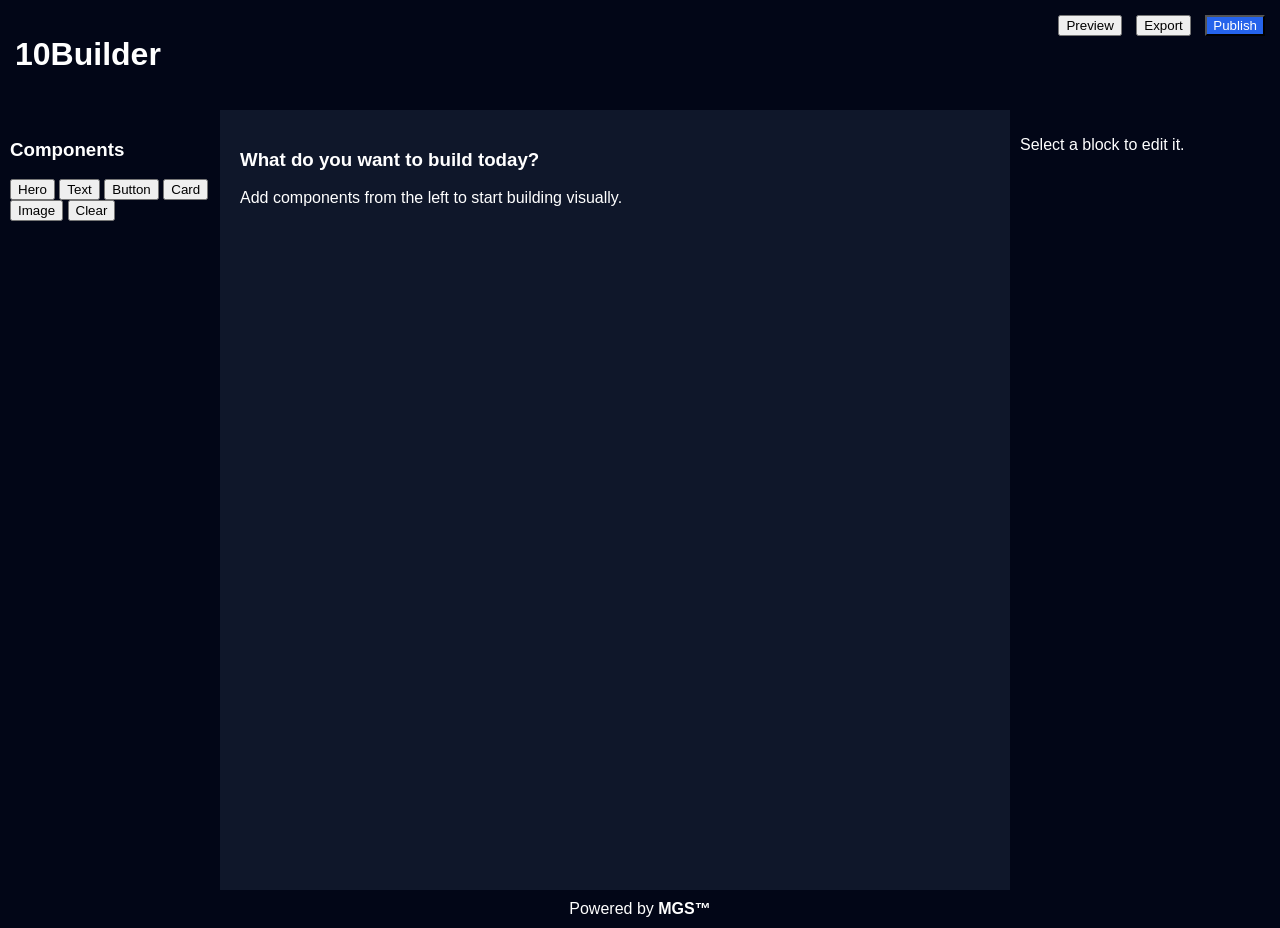
<file: index.html>
<!DOCTYPE html>
<html lang="en">
<head>
  <meta charset="UTF-8" />
  <meta name="viewport" content="width=device-width, initial-scale=1.0"/>
  <title>10Builder</title>
  <link rel="stylesheet" href="styles.css?v=500" />
</head>
<body>

<div id="app-shell">

  <header class="topbar">
    <h1>10Builder</h1>
    <div class="topbar-actions">
      <button id="preview-toggle">Preview</button>
      <button id="export-btn">Export</button>
      <button id="publish-btn" class="primary">Publish</button>
    </div>
  </header>

  <main class="builder">

    <aside class="sidebar">
      <h3>Components</h3>
      <button class="component-btn" data-type="hero">Hero</button>
      <button class="component-btn" data-type="text">Text</button>
      <button class="component-btn" data-type="button">Button</button>
      <button class="component-btn" data-type="card">Card</button>
      <button class="component-btn" data-type="image">Image</button>

      <button id="clear-canvas" class="danger">Clear</button>
    </aside>

    <section id="canvas" class="canvas"></section>

    <aside id="properties-panel" class="properties"></aside>

  </main>

  <!-- ✅ Publish Result Panel -->
  <div id="publish-result" class="publish-result hidden">
    <div class="publish-box">
      <h2>🚀 Site Published</h2>
      <p>Your site is live:</p>
      <a id="publish-link" target="_blank"></a>

      <div class="mgs-line">
        Hosted on <strong>MGS™ infrastructure</strong>
      </div>

      <button onclick="closePublish()">Close</button>
    </div>
  </div>

  <footer class="footer">
    Powered by <strong>MGS™</strong>
  </footer>

</div>

<script src="app.js?v=500"></script>
</body>
</html>
</file>
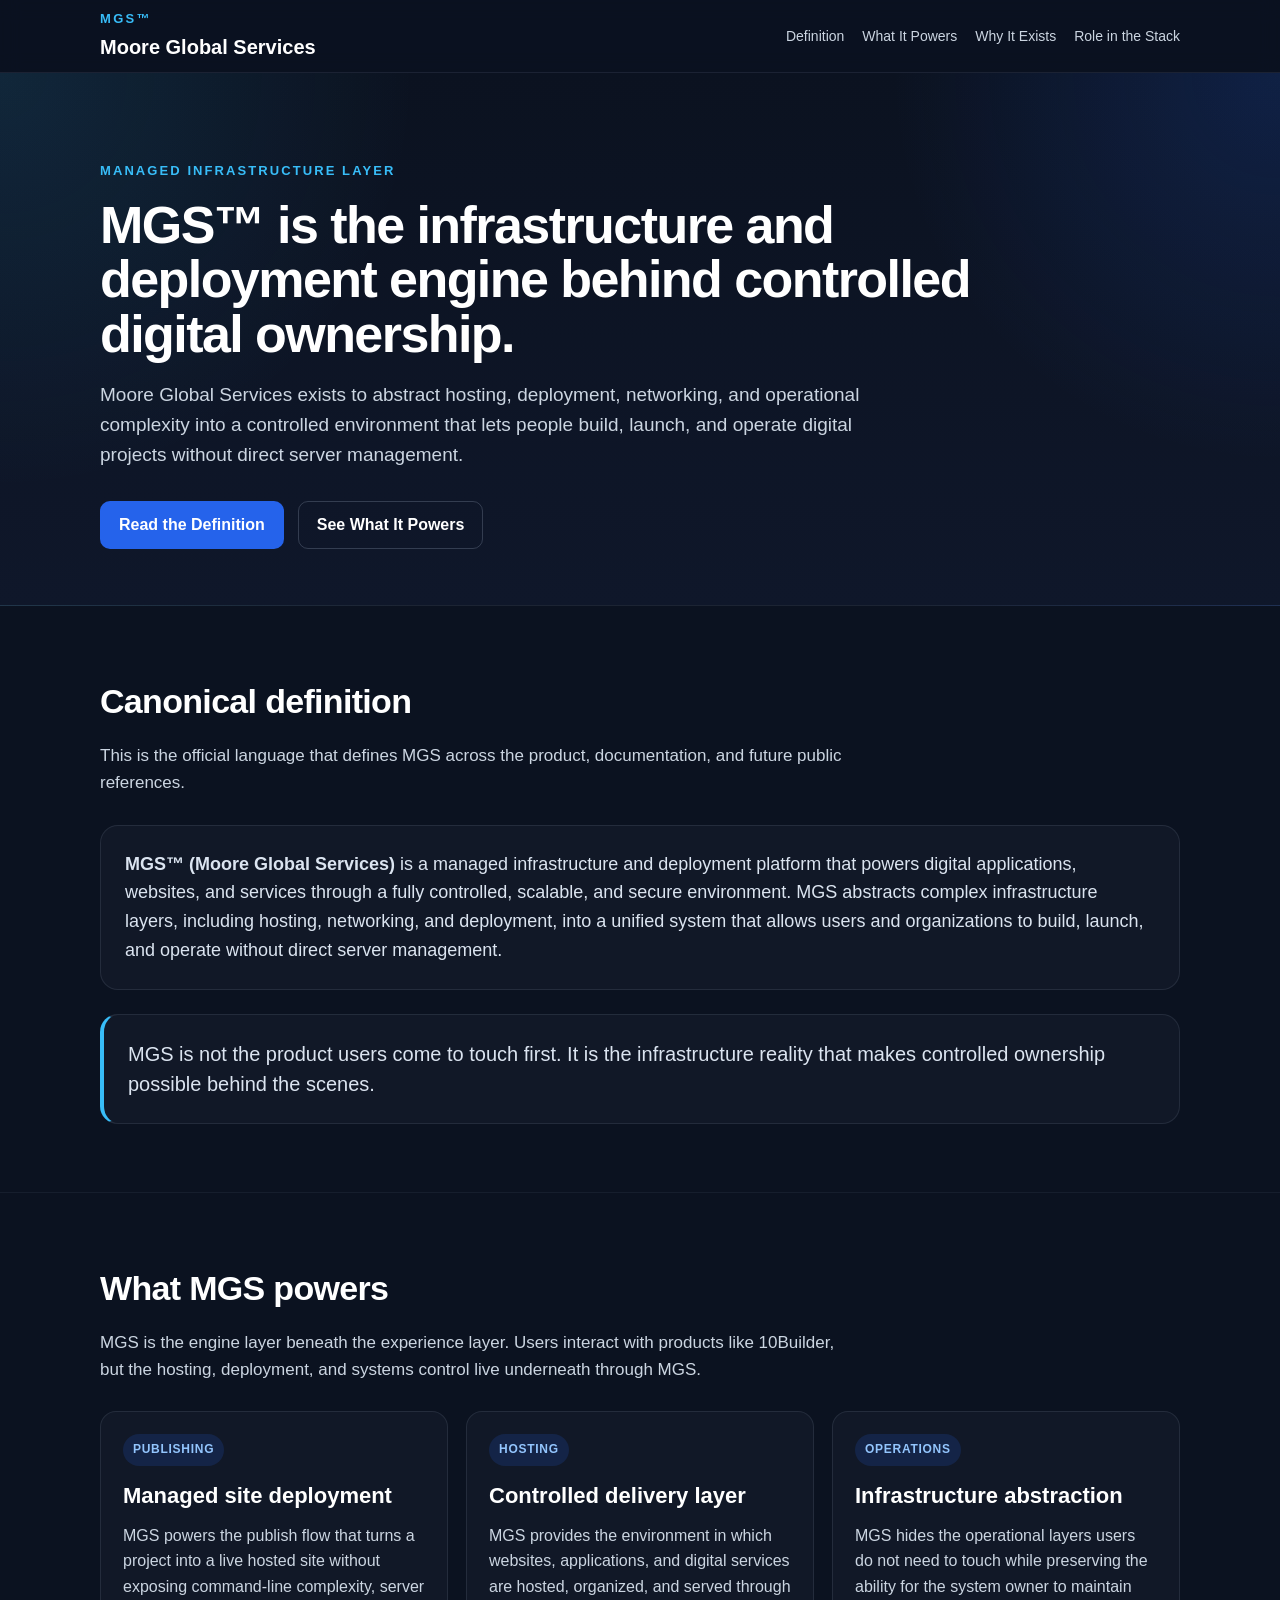
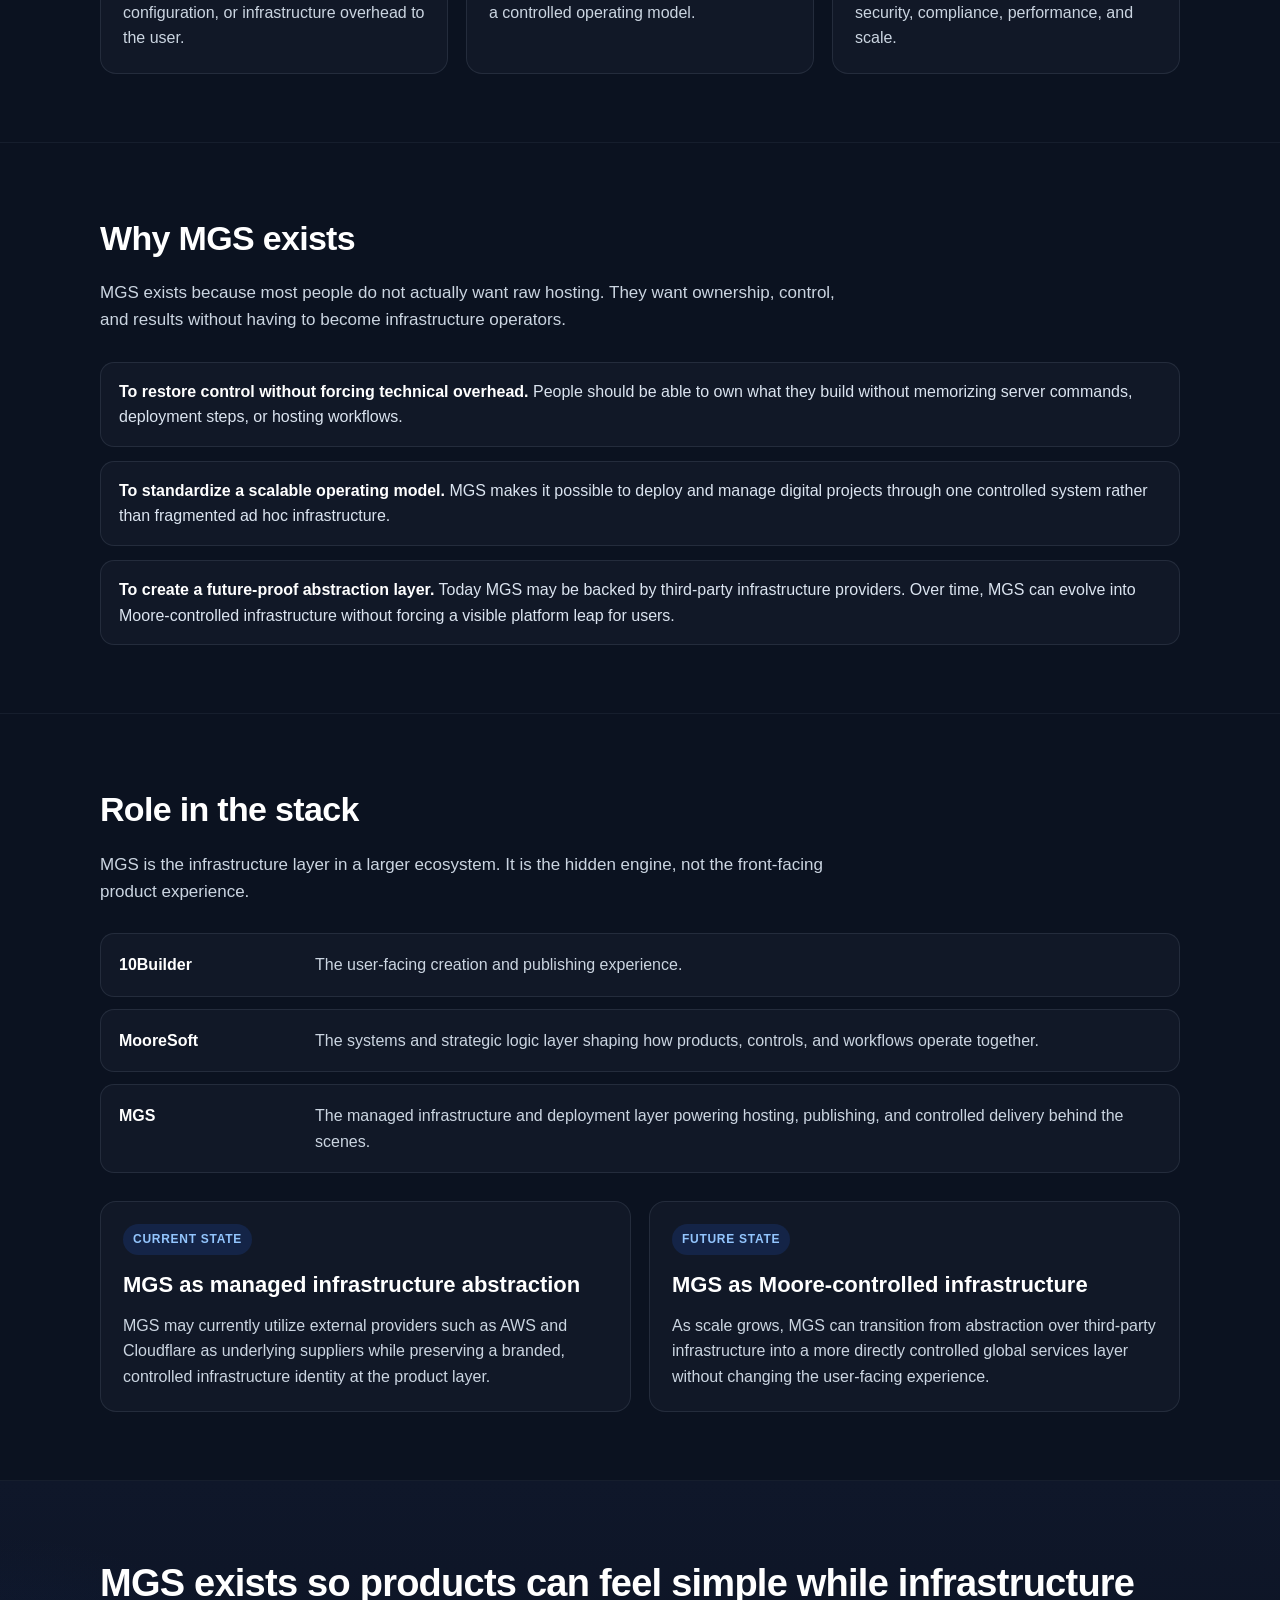
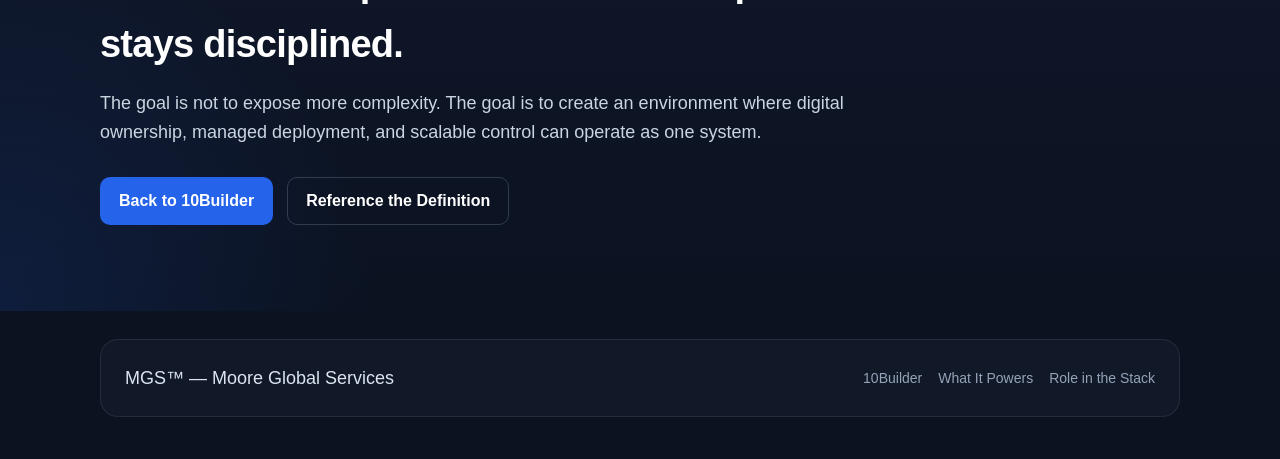
<file: mgs.html>
<!DOCTYPE html>
<html lang="en">
<head>
  <meta charset="UTF-8" />
  <meta name="viewport" content="width=device-width, initial-scale=1.0" />
  <title>MGS™ | Moore Global Services</title>
  <meta
    name="description"
    content="MGS™ (Moore Global Services) is the managed infrastructure and deployment layer powering websites, applications, and digital services through a scalable, secure, and controlled environment."
  />
  <meta name="robots" content="index, follow" />
  <meta property="og:title" content="MGS™ | Moore Global Services" />
  <meta
    property="og:description"
    content="Managed infrastructure and deployment platform powering digital applications, websites, and services."
  />
  <meta property="og:type" content="website" />
  <meta property="og:url" content="https://10builder.com/mgs.html" />
  <meta name="theme-color" content="#0b1220" />

  <style>
    * {
      box-sizing: border-box;
    }

    html {
      scroll-behavior: smooth;
    }

    body {
      margin: 0;
      font-family: Arial, sans-serif;
      background: #0b1220;
      color: #ffffff;
      line-height: 1.6;
    }

    a {
      color: inherit;
      text-decoration: none;
    }

    .container {
      width: 100%;
      max-width: 1120px;
      margin: 0 auto;
      padding: 0 20px;
    }

    .topbar {
      position: sticky;
      top: 0;
      z-index: 20;
      backdrop-filter: blur(10px);
      background: rgba(11, 18, 32, 0.88);
      border-bottom: 1px solid rgba(148, 163, 184, 0.12);
    }

    .topbar-inner {
      display: flex;
      align-items: center;
      justify-content: space-between;
      gap: 16px;
      min-height: 72px;
    }

    .brand {
      display: flex;
      flex-direction: column;
      gap: 2px;
    }

    .brand-mark {
      font-size: 13px;
      font-weight: 700;
      letter-spacing: 0.18em;
      color: #38bdf8;
      text-transform: uppercase;
    }

    .brand-name {
      font-size: 20px;
      font-weight: 700;
      color: #ffffff;
    }

    .nav {
      display: flex;
      gap: 18px;
      flex-wrap: wrap;
      font-size: 14px;
      color: #cbd5e1;
    }

    .nav a:hover {
      color: #ffffff;
    }

    .hero {
      padding: 84px 0 56px;
      background:
        radial-gradient(circle at top right, rgba(37, 99, 235, 0.18), transparent 28%),
        radial-gradient(circle at top left, rgba(56, 189, 248, 0.12), transparent 30%),
        linear-gradient(180deg, #0b1220 0%, #0f172a 100%);
      border-bottom: 1px solid rgba(148, 163, 184, 0.12);
    }

    .eyebrow {
      display: inline-block;
      margin-bottom: 16px;
      font-size: 13px;
      font-weight: 700;
      letter-spacing: 0.16em;
      color: #38bdf8;
      text-transform: uppercase;
    }

    .hero h1 {
      margin: 0;
      max-width: 900px;
      font-size: 52px;
      line-height: 1.05;
      letter-spacing: -0.03em;
    }

    .hero-copy {
      max-width: 820px;
      margin-top: 18px;
      font-size: 19px;
      color: #cbd5e1;
    }

    .hero-actions {
      display: flex;
      gap: 14px;
      flex-wrap: wrap;
      margin-top: 30px;
    }

    .btn {
      display: inline-flex;
      align-items: center;
      justify-content: center;
      min-height: 48px;
      padding: 0 18px;
      border-radius: 10px;
      font-weight: 700;
      border: 1px solid transparent;
      transition: 0.2s ease;
    }

    .btn-primary {
      background: #2563eb;
      color: #ffffff;
    }

    .btn-primary:hover {
      background: #1d4ed8;
    }

    .btn-secondary {
      background: transparent;
      color: #ffffff;
      border-color: rgba(148, 163, 184, 0.28);
    }

    .btn-secondary:hover {
      background: rgba(255, 255, 255, 0.04);
    }

    .section {
      padding: 68px 0;
      border-bottom: 1px solid rgba(148, 163, 184, 0.08);
    }

    .section h2 {
      margin: 0 0 14px;
      font-size: 34px;
      letter-spacing: -0.02em;
    }

    .section-intro {
      max-width: 760px;
      margin: 0 0 28px;
      color: #cbd5e1;
      font-size: 17px;
    }

    .definition-card,
    .callout,
    .quote-card,
    .footer-card {
      background: #111827;
      border: 1px solid rgba(148, 163, 184, 0.14);
      border-radius: 18px;
      padding: 24px;
    }

    .definition-card p,
    .callout p,
    .quote-card p,
    .footer-card p {
      margin: 0;
      color: #dbe4f0;
      font-size: 18px;
    }

    .grid-3 {
      display: grid;
      grid-template-columns: repeat(3, minmax(0, 1fr));
      gap: 18px;
    }

    .grid-2 {
      display: grid;
      grid-template-columns: repeat(2, minmax(0, 1fr));
      gap: 18px;
    }

    .card {
      background: #111827;
      border: 1px solid rgba(148, 163, 184, 0.14);
      border-radius: 16px;
      padding: 22px;
      min-height: 100%;
    }

    .card h3 {
      margin: 0 0 10px;
      font-size: 22px;
    }

    .card p {
      margin: 0;
      color: #cbd5e1;
      font-size: 16px;
    }

    .label {
      display: inline-block;
      margin-bottom: 12px;
      padding: 6px 10px;
      border-radius: 999px;
      background: rgba(37, 99, 235, 0.16);
      color: #93c5fd;
      font-size: 12px;
      font-weight: 700;
      letter-spacing: 0.06em;
      text-transform: uppercase;
    }

    .stack {
      display: grid;
      gap: 16px;
    }

    .bullet-list {
      display: grid;
      gap: 14px;
      margin: 0;
      padding: 0;
      list-style: none;
    }

    .bullet-list li {
      padding: 16px 18px;
      background: #111827;
      border: 1px solid rgba(148, 163, 184, 0.14);
      border-radius: 14px;
      color: #dbe4f0;
    }

    .bullet-list strong {
      color: #ffffff;
    }

    .equation {
      display: grid;
      gap: 12px;
      margin-top: 28px;
    }

    .equation-row {
      display: grid;
      grid-template-columns: 180px 1fr;
      gap: 16px;
      align-items: start;
      padding: 18px;
      border-radius: 14px;
      background: #111827;
      border: 1px solid rgba(148, 163, 184, 0.14);
    }

    .equation-key {
      font-weight: 700;
      color: #ffffff;
    }

    .equation-value {
      color: #cbd5e1;
    }

    .quote-card {
      margin-top: 24px;
      border-left: 4px solid #38bdf8;
    }

    .quote-card p {
      font-size: 20px;
      line-height: 1.5;
    }

    .cta {
      padding: 72px 0 86px;
      background:
        radial-gradient(circle at bottom left, rgba(37, 99, 235, 0.14), transparent 28%),
        linear-gradient(180deg, #0f172a 0%, #0b1220 100%);
    }

    .cta h2 {
      margin: 0 0 14px;
      font-size: 38px;
      letter-spacing: -0.02em;
    }

    .cta p {
      max-width: 760px;
      margin: 0 0 24px;
      color: #cbd5e1;
      font-size: 18px;
    }

    footer {
      padding: 28px 0 42px;
      color: #94a3b8;
      font-size: 14px;
    }

    .footer-card {
      display: flex;
      align-items: center;
      justify-content: space-between;
      gap: 18px;
      flex-wrap: wrap;
    }

    .footer-links {
      display: flex;
      gap: 16px;
      flex-wrap: wrap;
    }

    .footer-links a:hover {
      color: #ffffff;
    }

    @media (max-width: 920px) {
      .hero h1 {
        font-size: 40px;
      }

      .grid-3,
      .grid-2 {
        grid-template-columns: 1fr;
      }

      .equation-row {
        grid-template-columns: 1fr;
      }
    }

    @media (max-width: 640px) {
      .topbar-inner {
        align-items: flex-start;
        flex-direction: column;
        padding: 14px 0;
      }

      .hero {
        padding-top: 64px;
      }

      .hero h1 {
        font-size: 34px;
      }

      .hero-copy {
        font-size: 17px;
      }

      .section h2,
      .cta h2 {
        font-size: 30px;
      }
    }
  </style>

  <script type="application/ld+json">
  {
    "@context": "https://schema.org",
    "@type": "Organization",
    "name": "Moore Global Services",
    "alternateName": "MGS",
    "description": "Managed infrastructure and deployment platform powering digital applications, websites, and services through a fully controlled, scalable, and secure environment.",
    "url": "https://10builder.com/mgs.html"
  }
  </script>
</head>
<body>
  <header class="topbar">
    <div class="container topbar-inner">
      <div class="brand">
        <div class="brand-mark">MGS™</div>
        <div class="brand-name">Moore Global Services</div>
      </div>

      <nav class="nav">
        <a href="#definition">Definition</a>
        <a href="#powers">What It Powers</a>
        <a href="#why">Why It Exists</a>
        <a href="#role">Role in the Stack</a>
      </nav>
    </div>
  </header>

  <section class="hero">
    <div class="container">
      <div class="eyebrow">Managed Infrastructure Layer</div>
      <h1>MGS™ is the infrastructure and deployment engine behind controlled digital ownership.</h1>
      <p class="hero-copy">
        Moore Global Services exists to abstract hosting, deployment, networking, and operational complexity into a controlled environment that lets people build, launch, and operate digital projects without direct server management.
      </p>

      <div class="hero-actions">
        <a class="btn btn-primary" href="#definition">Read the Definition</a>
        <a class="btn btn-secondary" href="#powers">See What It Powers</a>
      </div>
    </div>
  </section>

  <section class="section" id="definition">
    <div class="container">
      <h2>Canonical definition</h2>
      <p class="section-intro">
        This is the official language that defines MGS across the product, documentation, and future public references.
      </p>

      <div class="definition-card">
        <p>
          <strong>MGS™ (Moore Global Services)</strong> is a managed infrastructure and deployment platform that powers digital applications, websites, and services through a fully controlled, scalable, and secure environment. MGS abstracts complex infrastructure layers, including hosting, networking, and deployment, into a unified system that allows users and organizations to build, launch, and operate without direct server management.
        </p>
      </div>

      <div class="quote-card">
        <p>
          MGS is not the product users come to touch first. It is the infrastructure reality that makes controlled ownership possible behind the scenes.
        </p>
      </div>
    </div>
  </section>

  <section class="section" id="powers">
    <div class="container">
      <h2>What MGS powers</h2>
      <p class="section-intro">
        MGS is the engine layer beneath the experience layer. Users interact with products like 10Builder, but the hosting, deployment, and systems control live underneath through MGS.
      </p>

      <div class="grid-3">
        <div class="card">
          <div class="label">Publishing</div>
          <h3>Managed site deployment</h3>
          <p>
            MGS powers the publish flow that turns a project into a live hosted site without exposing command-line complexity, server configuration, or infrastructure overhead to the user.
          </p>
        </div>

        <div class="card">
          <div class="label">Hosting</div>
          <h3>Controlled delivery layer</h3>
          <p>
            MGS provides the environment in which websites, applications, and digital services are hosted, organized, and served through a controlled operating model.
          </p>
        </div>

        <div class="card">
          <div class="label">Operations</div>
          <h3>Infrastructure abstraction</h3>
          <p>
            MGS hides the operational layers users do not need to touch while preserving the ability for the system owner to maintain security, compliance, performance, and scale.
          </p>
        </div>
      </div>
    </div>
  </section>

  <section class="section" id="why">
    <div class="container">
      <h2>Why MGS exists</h2>
      <p class="section-intro">
        MGS exists because most people do not actually want raw hosting. They want ownership, control, and results without having to become infrastructure operators.
      </p>

      <ul class="bullet-list">
        <li>
          <strong>To restore control without forcing technical overhead.</strong>
          People should be able to own what they build without memorizing server commands, deployment steps, or hosting workflows.
        </li>
        <li>
          <strong>To standardize a scalable operating model.</strong>
          MGS makes it possible to deploy and manage digital projects through one controlled system rather than fragmented ad hoc infrastructure.
        </li>
        <li>
          <strong>To create a future-proof abstraction layer.</strong>
          Today MGS may be backed by third-party infrastructure providers. Over time, MGS can evolve into Moore-controlled infrastructure without forcing a visible platform leap for users.
        </li>
      </ul>
    </div>
  </section>

  <section class="section" id="role">
    <div class="container">
      <h2>Role in the stack</h2>
      <p class="section-intro">
        MGS is the infrastructure layer in a larger ecosystem. It is the hidden engine, not the front-facing product experience.
      </p>

      <div class="equation">
        <div class="equation-row">
          <div class="equation-key">10Builder</div>
          <div class="equation-value">
            The user-facing creation and publishing experience.
          </div>
        </div>

        <div class="equation-row">
          <div class="equation-key">MooreSoft</div>
          <div class="equation-value">
            The systems and strategic logic layer shaping how products, controls, and workflows operate together.
          </div>
        </div>

        <div class="equation-row">
          <div class="equation-key">MGS</div>
          <div class="equation-value">
            The managed infrastructure and deployment layer powering hosting, publishing, and controlled delivery behind the scenes.
          </div>
        </div>
      </div>

      <div class="grid-2" style="margin-top: 28px;">
        <div class="card">
          <div class="label">Current State</div>
          <h3>MGS as managed infrastructure abstraction</h3>
          <p>
            MGS may currently utilize external providers such as AWS and Cloudflare as underlying suppliers while preserving a branded, controlled infrastructure identity at the product layer.
          </p>
        </div>

        <div class="card">
          <div class="label">Future State</div>
          <h3>MGS as Moore-controlled infrastructure</h3>
          <p>
            As scale grows, MGS can transition from abstraction over third-party infrastructure into a more directly controlled global services layer without changing the user-facing experience.
          </p>
        </div>
      </div>
    </div>
  </section>

  <section class="cta">
    <div class="container">
      <h2>MGS exists so products can feel simple while infrastructure stays disciplined.</h2>
      <p>
        The goal is not to expose more complexity. The goal is to create an environment where digital ownership, managed deployment, and scalable control can operate as one system.
      </p>

      <div class="hero-actions">
        <a class="btn btn-primary" href="http://10builder.com">Back to 10Builder</a>
        <a class="btn btn-secondary" href="#definition">Reference the Definition</a>
      </div>
    </div>
  </section>

  <footer>
    <div class="container">
      <div class="footer-card">
        <p>
          MGS™ — Moore Global Services
        </p>

        <div class="footer-links">
          <a href="http://10builder.com">10Builder</a>
          <a href="#powers">What It Powers</a>
          <a href="#role">Role in the Stack</a>
        </div>
      </div>
    </div>
  </footer>
</body>
</html>
</file>
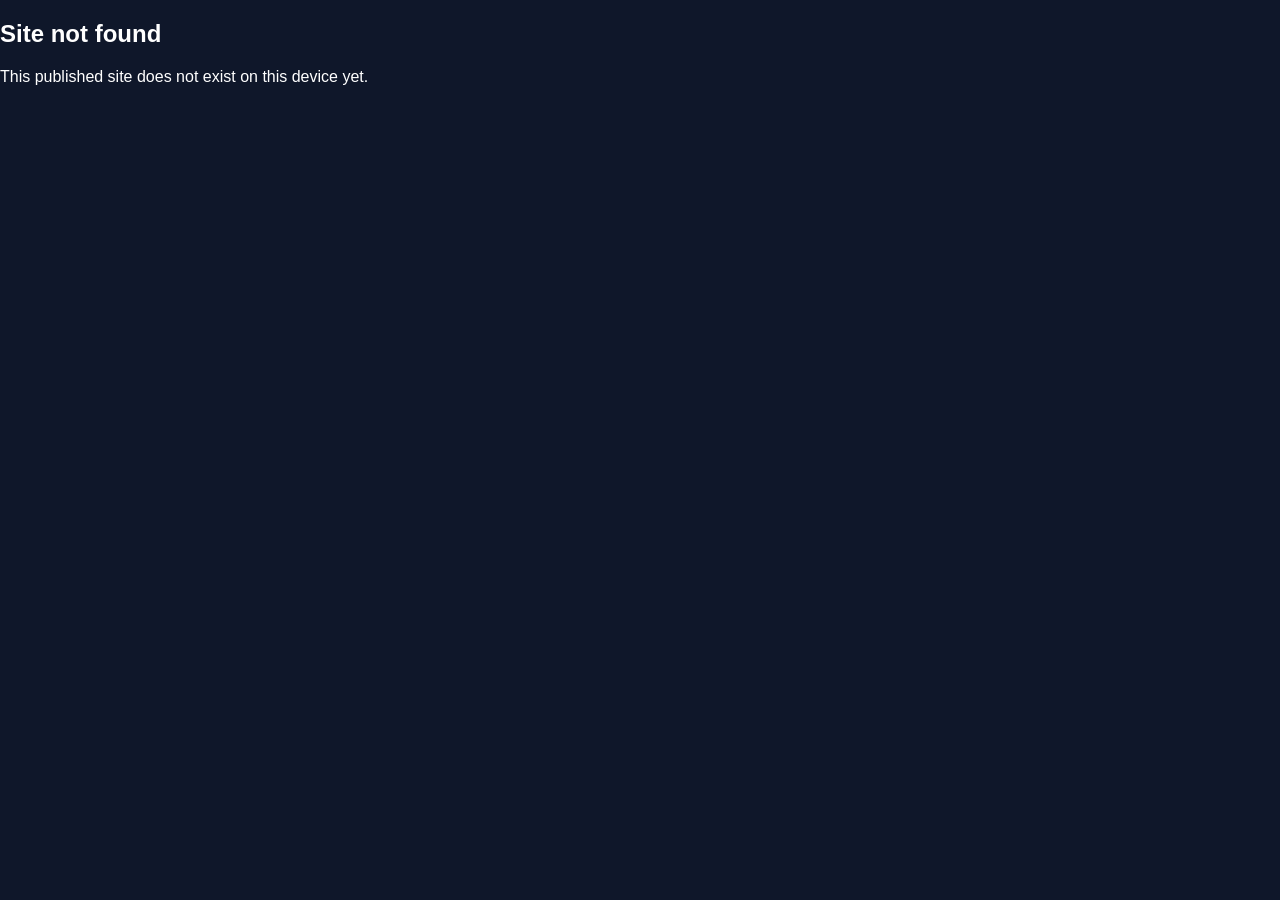
<file: publish.html>
<!DOCTYPE html>
<html lang="en">
<head>
  <meta charset="UTF-8" />
  <meta name="viewport" content="width=device-width, initial-scale=1.0"/>
  <title>Published Site</title>
  <link rel="stylesheet" href="/styles.css?v=300" />
</head>
<body>
  <div id="published-root"></div>

  <script>
    const PUBLISH_KEY = "tenbuilder-published-sites-v1";

    function getQueryParam(name) {
      const params = new URLSearchParams(window.location.search);
      return params.get(name);
    }

    function loadPublishedSites() {
      try {
        const raw = localStorage.getItem(PUBLISH_KEY);
        return raw ? JSON.parse(raw) : {};
      } catch {
        return {};
      }
    }

    const slug = getQueryParam("site");
    const sites = loadPublishedSites();
    const root = document.getElementById("published-root");

    if (!slug || !sites[slug]) {
      root.innerHTML = `
        <div class="published-shell">
          <section class="published-card">
            <h1>Site not found</h1>
            <p>This published site does not exist on this device yet.</p>
          </section>
        </div>
      `;
    } else {
      root.innerHTML = sites[slug].html;
    }
  </script>
</body>
</html>
</file>
<file: styles.css>
body {
  margin: 0;
  font-family: Arial, sans-serif;
  background: #0f172a;
  color: white;
}

.topbar {
  display: flex;
  justify-content: space-between;
  padding: 15px;
  background: #020617;
}

.topbar-actions button {
  margin-left: 10px;
}

.primary {
  background: #2563eb;
  color: white;
}

.builder {
  display: flex;
  height: calc(100vh - 120px);
}

.sidebar {
  width: 200px;
  padding: 10px;
  background: #020617;
}

.canvas {
  flex: 1;
  padding: 20px;
}

.properties {
  width: 250px;
  padding: 10px;
  background: #020617;
}

.block {
  border: 1px solid #1e293b;
  padding: 10px;
  margin-bottom: 10px;
  cursor: pointer;
}

.selected {
  border-color: #2563eb;
}

/* 🚀 Publish Modal */

.publish-result {
  position: fixed;
  top: 0;
  left: 0;
  width: 100%;
  height: 100%;
  background: rgba(0,0,0,0.7);
  display: flex;
  justify-content: center;
  align-items: center;
}

.hidden {
  display: none;
}

.publish-box {
  background: #020617;
  padding: 30px;
  border-radius: 12px;
  text-align: center;
}

.publish-box a {
  color: #38bdf8;
  display: block;
  margin: 10px 0;
}

.mgs-line {
  margin-top: 15px;
  opacity: 0.8;
}

.footer {
  text-align: center;
  padding: 10px;
  background: #020617;
}
</file>
